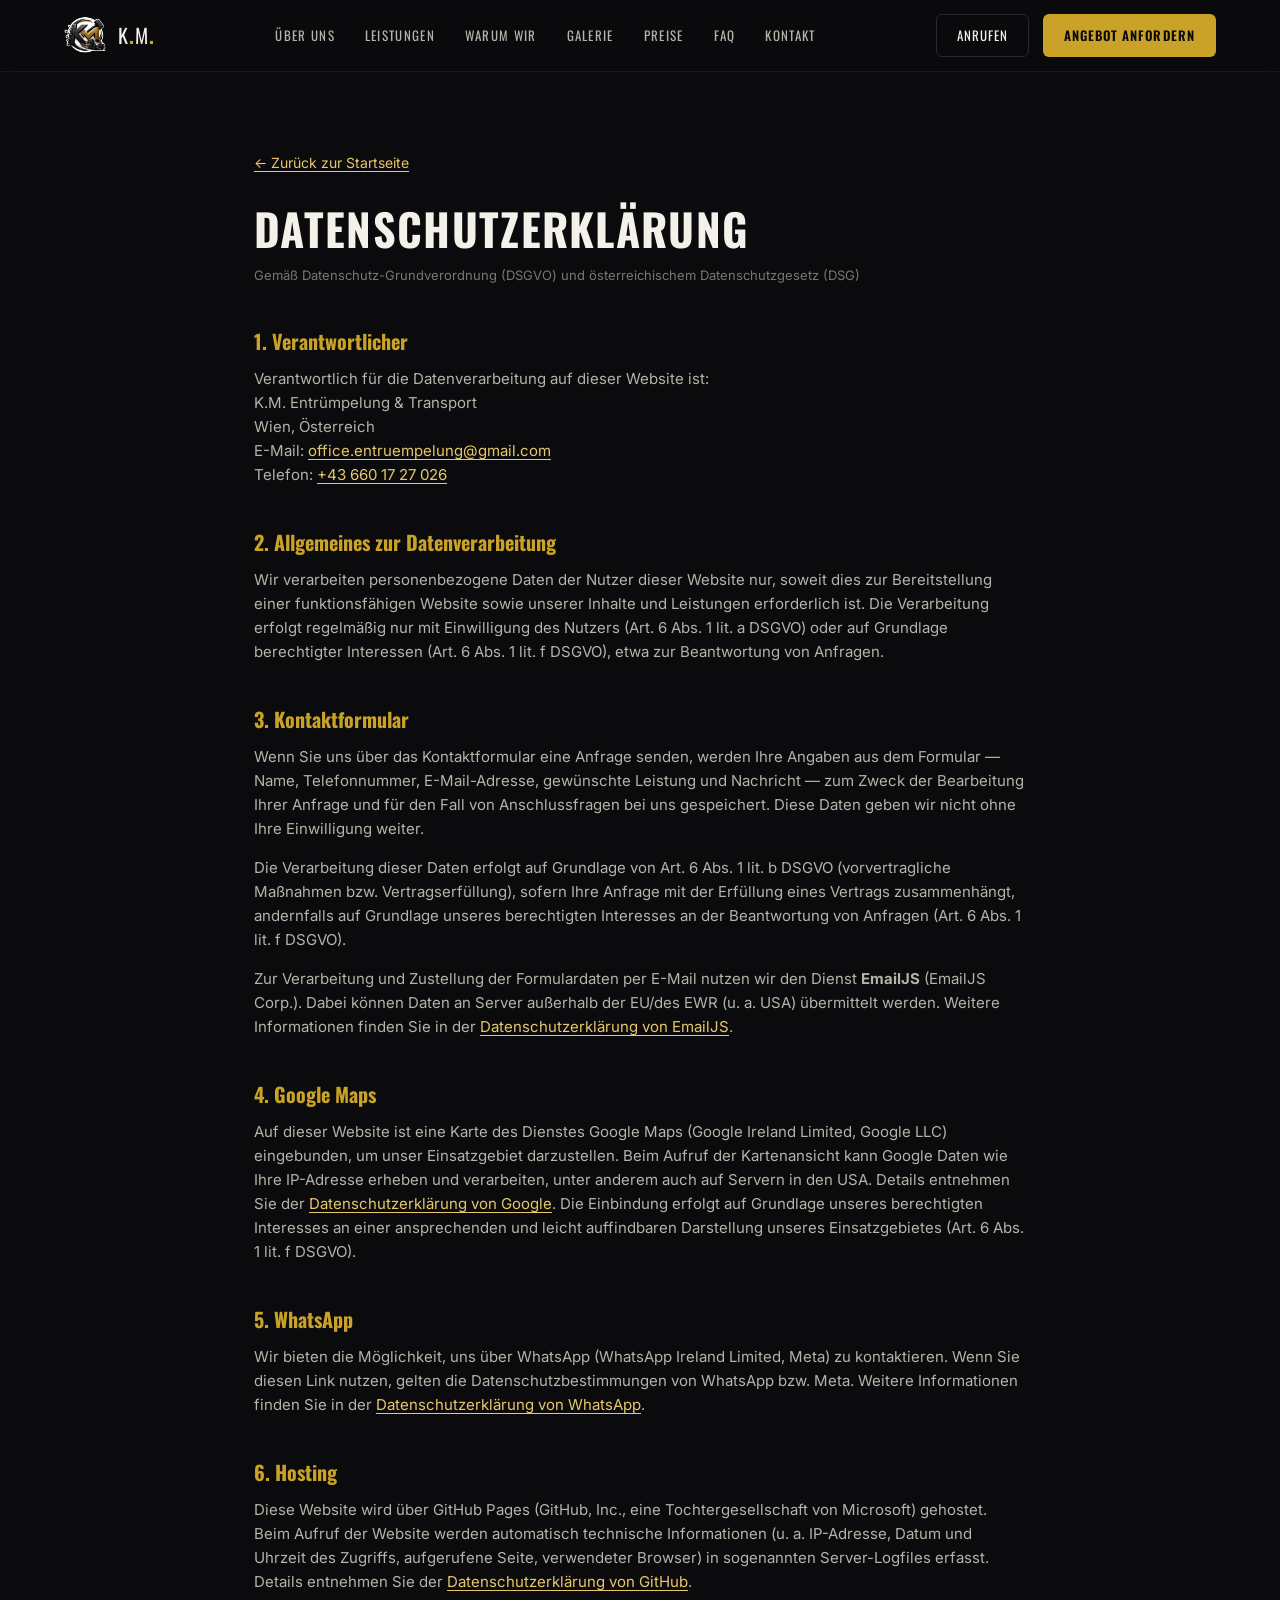
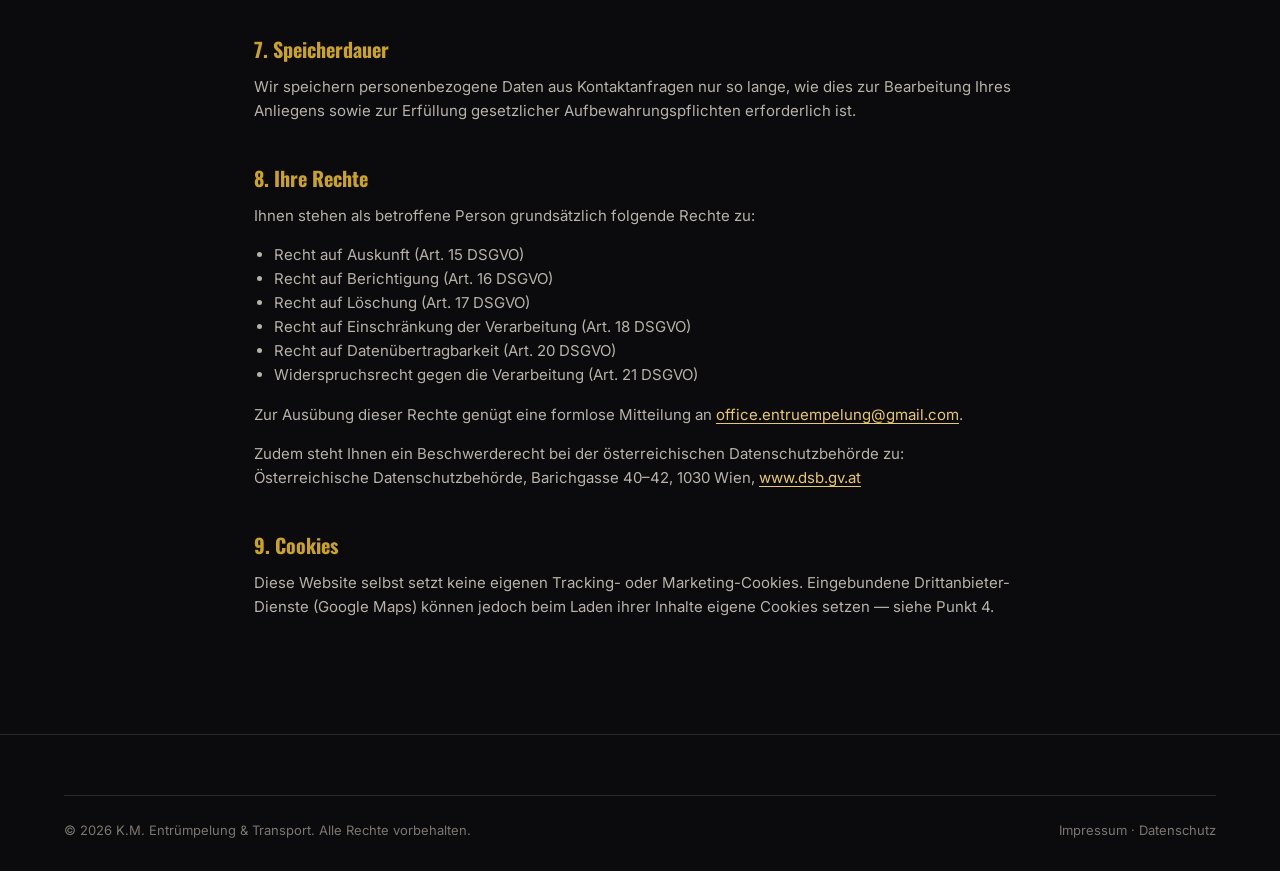
<file: datenschutz.html>
<!DOCTYPE html>
<html lang="de">
<head>
<meta charset="UTF-8">
<meta name="viewport" content="width=device-width, initial-scale=1.0">
<title>Datenschutzerklärung | K.M. Entrümpelung & Transport</title>
<meta name="robots" content="noindex, follow">
<link rel="canonical" href="https://www.kmentruempelung.com/datenschutz.html">
<link rel="icon" href="assets/Logo.png">
<link rel="stylesheet" href="css/style.css">
</head>
<body>

<header class="site-header scrolled" id="siteHeader">
  <div class="nav-wrap">
    <a href="index.html" class="brand">
      <img src="assets/Logo.png" alt="K.M. Entrümpelung & Transport Logo">
      <span class="brand-name">K<b>.</b>M<b>.</b></span>
    </a>
    <nav class="nav-links" id="navLinks">
      <a href="index.html#about">Über uns</a>
      <a href="index.html#services">Leistungen</a>
      <a href="index.html#why">Warum wir</a>
      <a href="index.html#gallery">Galerie</a>
      <a href="index.html#pricing">Preise</a>
      <a href="index.html#faq">FAQ</a>
      <a href="index.html#contact">Kontakt</a>
    </nav>
    <div class="nav-cta">
      <a href="tel:+436601727026" class="btn btn-ghost">Anrufen</a>
      <a href="index.html#contact" class="btn btn-primary">Angebot anfordern</a>
    </div>
    <button class="nav-toggle" id="navToggle" aria-label="Menü öffnen" aria-expanded="false">
      <span></span><span></span><span></span>
    </button>
  </div>
</header>

<main class="legal-page">
  <div class="container">
    <a href="index.html" class="back-link">← Zurück zur Startseite</a>
    <h1>Datenschutzerklärung</h1>
    <p class="legal-updated">Gemäß Datenschutz-Grundverordnung (DSGVO) und österreichischem Datenschutzgesetz (DSG)</p>

    <h2>1. Verantwortlicher</h2>
    <p>
      Verantwortlich für die Datenverarbeitung auf dieser Website ist:<br>
      K.M. Entrümpelung &amp; Transport<br>
      Wien, Österreich<br>
      E-Mail: <a href="mailto:office.entruempelung@gmail.com">office.entruempelung@gmail.com</a><br>
      Telefon: <a href="tel:+436601727026">+43 660 17 27 026</a>
    </p>

    <h2>2. Allgemeines zur Datenverarbeitung</h2>
    <p>Wir verarbeiten personenbezogene Daten der Nutzer dieser Website nur, soweit dies zur Bereitstellung einer funktionsfähigen Website sowie unserer Inhalte und Leistungen erforderlich ist. Die Verarbeitung erfolgt regelmäßig nur mit Einwilligung des Nutzers (Art. 6 Abs. 1 lit. a DSGVO) oder auf Grundlage berechtigter Interessen (Art. 6 Abs. 1 lit. f DSGVO), etwa zur Beantwortung von Anfragen.</p>

    <h2>3. Kontaktformular</h2>
    <p>Wenn Sie uns über das Kontaktformular eine Anfrage senden, werden Ihre Angaben aus dem Formular — Name, Telefonnummer, E-Mail-Adresse, gewünschte Leistung und Nachricht — zum Zweck der Bearbeitung Ihrer Anfrage und für den Fall von Anschlussfragen bei uns gespeichert. Diese Daten geben wir nicht ohne Ihre Einwilligung weiter.</p>
    <p>Die Verarbeitung dieser Daten erfolgt auf Grundlage von Art. 6 Abs. 1 lit. b DSGVO (vorvertragliche Maßnahmen bzw. Vertragserfüllung), sofern Ihre Anfrage mit der Erfüllung eines Vertrags zusammenhängt, andernfalls auf Grundlage unseres berechtigten Interesses an der Beantwortung von Anfragen (Art. 6 Abs. 1 lit. f DSGVO).</p>
    <p>Zur Verarbeitung und Zustellung der Formulardaten per E-Mail nutzen wir den Dienst <strong>EmailJS</strong> (EmailJS Corp.). Dabei können Daten an Server außerhalb der EU/des EWR (u. a. USA) übermittelt werden. Weitere Informationen finden Sie in der <a href="https://www.emailjs.com/legal/privacy-policy/" target="_blank" rel="noopener">Datenschutzerklärung von EmailJS</a>.</p>

    <h2>4. Google Maps</h2>
    <p>Auf dieser Website ist eine Karte des Dienstes Google Maps (Google Ireland Limited, Google LLC) eingebunden, um unser Einsatzgebiet darzustellen. Beim Aufruf der Kartenansicht kann Google Daten wie Ihre IP-Adresse erheben und verarbeiten, unter anderem auch auf Servern in den USA. Details entnehmen Sie der <a href="https://policies.google.com/privacy" target="_blank" rel="noopener">Datenschutzerklärung von Google</a>. Die Einbindung erfolgt auf Grundlage unseres berechtigten Interesses an einer ansprechenden und leicht auffindbaren Darstellung unseres Einsatzgebietes (Art. 6 Abs. 1 lit. f DSGVO).</p>

    <h2>5. WhatsApp</h2>
    <p>Wir bieten die Möglichkeit, uns über WhatsApp (WhatsApp Ireland Limited, Meta) zu kontaktieren. Wenn Sie diesen Link nutzen, gelten die Datenschutzbestimmungen von WhatsApp bzw. Meta. Weitere Informationen finden Sie in der <a href="https://www.whatsapp.com/legal/privacy-policy" target="_blank" rel="noopener">Datenschutzerklärung von WhatsApp</a>.</p>

    <h2>6. Hosting</h2>
    <p>Diese Website wird über GitHub Pages (GitHub, Inc., eine Tochtergesellschaft von Microsoft) gehostet. Beim Aufruf der Website werden automatisch technische Informationen (u. a. IP-Adresse, Datum und Uhrzeit des Zugriffs, aufgerufene Seite, verwendeter Browser) in sogenannten Server-Logfiles erfasst. Details entnehmen Sie der <a href="https://docs.github.com/en/site-policy/privacy-policies/github-general-privacy-statement" target="_blank" rel="noopener">Datenschutzerklärung von GitHub</a>.</p>

    <h2>7. Speicherdauer</h2>
    <p>Wir speichern personenbezogene Daten aus Kontaktanfragen nur so lange, wie dies zur Bearbeitung Ihres Anliegens sowie zur Erfüllung gesetzlicher Aufbewahrungspflichten erforderlich ist.</p>

    <h2>8. Ihre Rechte</h2>
    <p>Ihnen stehen als betroffene Person grundsätzlich folgende Rechte zu:</p>
    <ul>
      <li>Recht auf Auskunft (Art. 15 DSGVO)</li>
      <li>Recht auf Berichtigung (Art. 16 DSGVO)</li>
      <li>Recht auf Löschung (Art. 17 DSGVO)</li>
      <li>Recht auf Einschränkung der Verarbeitung (Art. 18 DSGVO)</li>
      <li>Recht auf Datenübertragbarkeit (Art. 20 DSGVO)</li>
      <li>Widerspruchsrecht gegen die Verarbeitung (Art. 21 DSGVO)</li>
    </ul>
    <p>Zur Ausübung dieser Rechte genügt eine formlose Mitteilung an <a href="mailto:office.entruempelung@gmail.com">office.entruempelung@gmail.com</a>.</p>
    <p>Zudem steht Ihnen ein Beschwerderecht bei der österreichischen Datenschutzbehörde zu:<br>
      Österreichische Datenschutzbehörde, Barichgasse 40–42, 1030 Wien, <a href="https://www.dsb.gv.at" target="_blank" rel="noopener">www.dsb.gv.at</a>
    </p>

    <h2>9. Cookies</h2>
    <p>Diese Website selbst setzt keine eigenen Tracking- oder Marketing-Cookies. Eingebundene Drittanbieter-Dienste (Google Maps) können jedoch beim Laden ihrer Inhalte eigene Cookies setzen — siehe Punkt 4.</p>
  </div>
</main>

<footer class="site-footer">
  <div class="container">
    <div class="footer-bottom">
      <span>© <span id="year"></span> K.M. Entrümpelung &amp; Transport. Alle Rechte vorbehalten.</span>
      <span><a href="impressum.html">Impressum</a> · <a href="datenschutz.html">Datenschutz</a></span>
    </div>
  </div>
</footer>

<script>document.getElementById('year').textContent = new Date().getFullYear();</script>
<script src="js/script.js"></script>
</body>
</html>
</file>
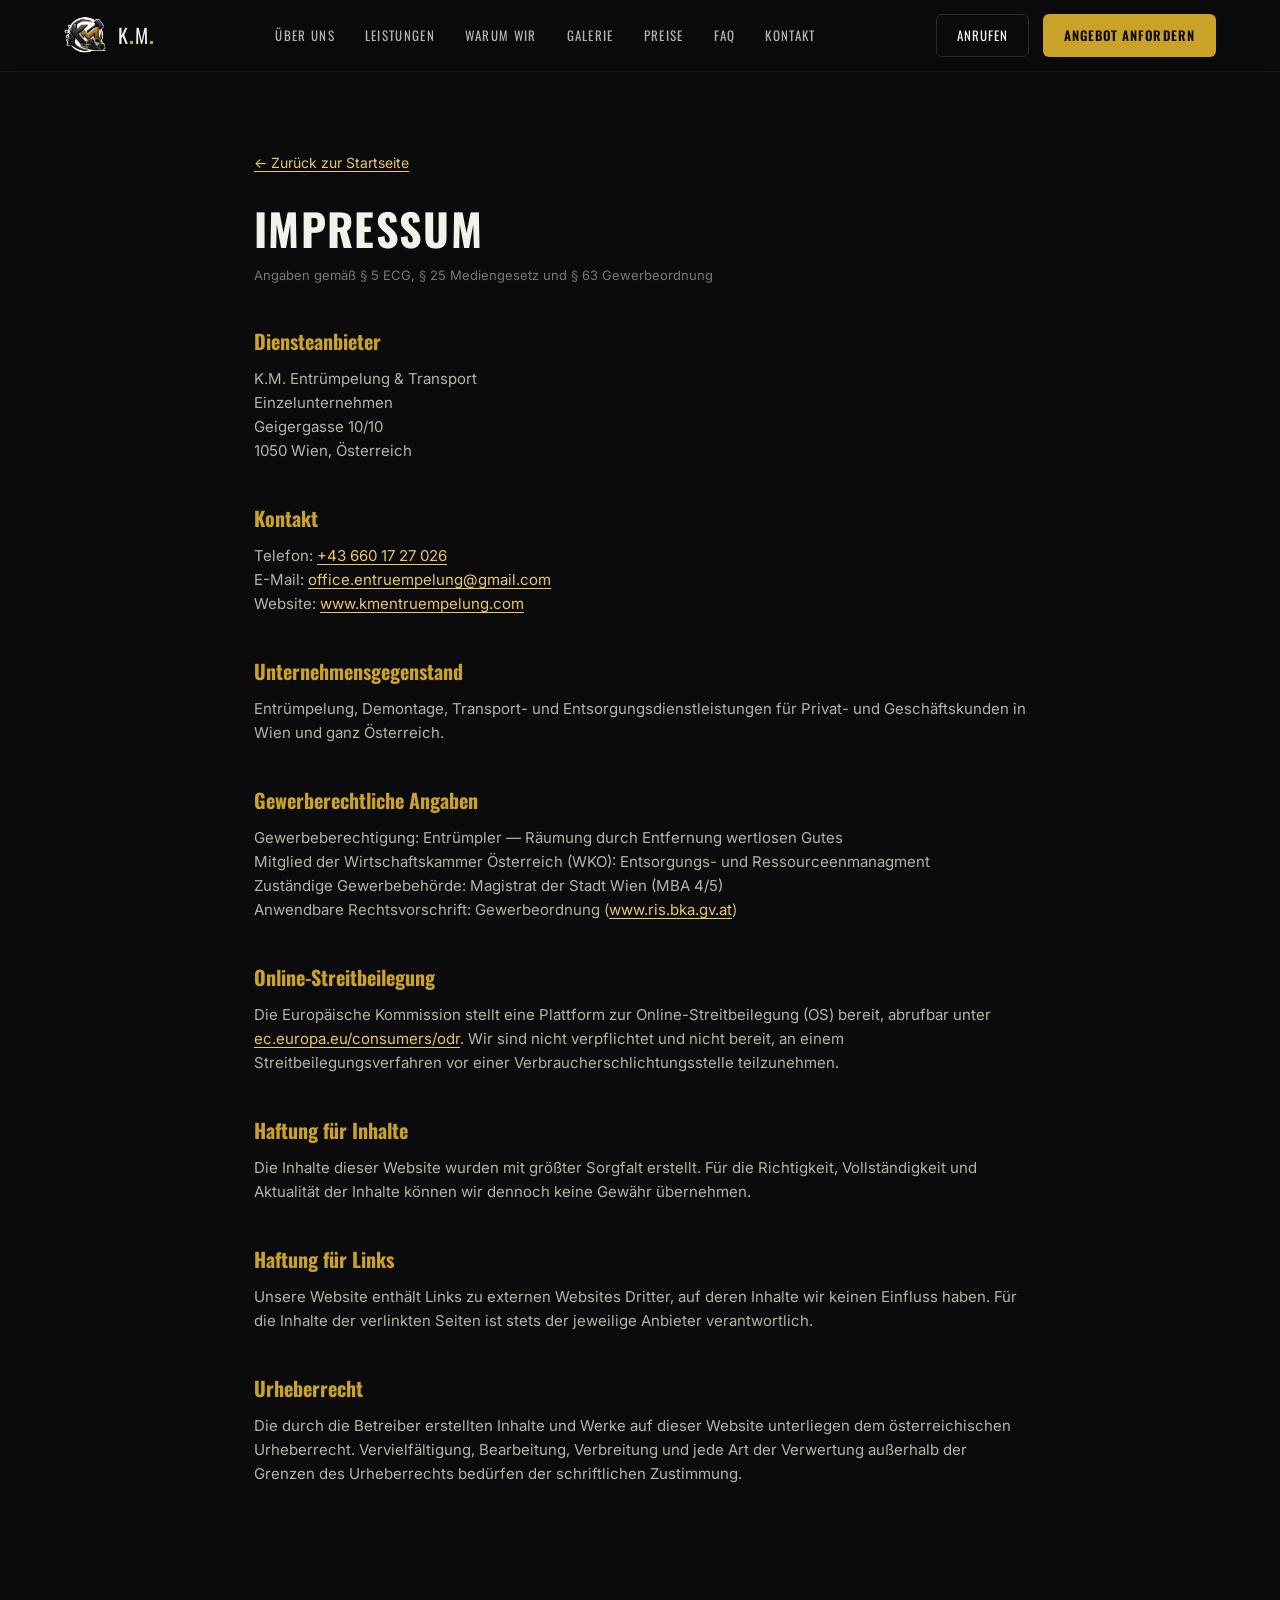
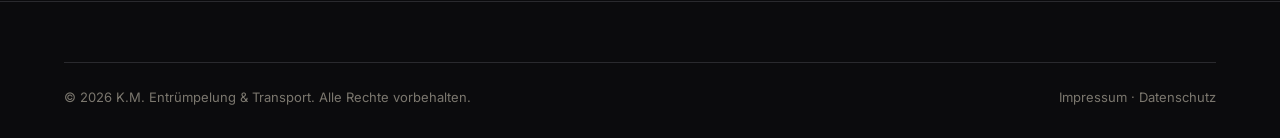
<file: impressum.html>
<!DOCTYPE html>
<html lang="de">
<head>
<meta charset="UTF-8">
<meta name="viewport" content="width=device-width, initial-scale=1.0">
<title>Impressum | K.M. Entrümpelung & Transport</title>
<meta name="robots" content="noindex, follow">
<link rel="canonical" href="https://www.kmentruempelung.com/impressum.html">
<link rel="icon" href="assets/Logo.png">
<link rel="stylesheet" href="css/style.css">
</head>
<body>

  <header class="site-header scrolled" id="siteHeader">
  <div class="nav-wrap">
    <a href="index.html" class="brand">
      <img src="assets/Logo.png" alt="K.M. Entrümpelung & Transport Logo">
      <span class="brand-name">K<b>.</b>M<b>.</b></span>
    </a>
    <nav class="nav-links" id="navLinks">
      <a href="index.html#about">Über uns</a>
      <a href="index.html#services">Leistungen</a>
      <a href="index.html#why">Warum wir</a>
      <a href="index.html#gallery">Galerie</a>
      <a href="index.html#pricing">Preise</a>
      <a href="index.html#faq">FAQ</a>
      <a href="index.html#contact">Kontakt</a>
    </nav>
    <div class="nav-cta">
      <a href="tel:+436601727026" class="btn btn-ghost">Anrufen</a>
      <a href="index.html#contact" class="btn btn-primary">Angebot anfordern</a>
    </div>
    <button class="nav-toggle" id="navToggle" aria-label="Menü öffnen" aria-expanded="false">
      <span></span><span></span><span></span>
    </button>
  </div>
</header>

<main class="legal-page">
  <div class="container">
    <a href="index.html" class="back-link">← Zurück zur Startseite</a>
    <h1>Impressum</h1>
    <p class="legal-updated">Angaben gemäß § 5 ECG, § 25 Mediengesetz und § 63 Gewerbeordnung</p>

    <h2>Diensteanbieter</h2>
    <p>
      K.M. Entrümpelung &amp; Transport<br>
      Einzelunternehmen<br>
      Geigergasse 10/10<br>
      1050 Wien, Österreich
    </p>

    <h2>Kontakt</h2>
    <p>
      Telefon: <a href="tel:+436601727026">+43 660 17 27 026</a><br>
      E-Mail: <a href="mailto:office.entruempelung@gmail.com">office.entruempelung@gmail.com</a><br>
      Website: <a href="https://www.kmentruempelung.com">www.kmentruempelung.com</a>
    </p>

    <h2>Unternehmensgegenstand</h2>
    <p>Entrümpelung, Demontage, Transport- und Entsorgungsdienstleistungen für Privat- und Geschäftskunden in Wien und ganz Österreich.</p>

    <h2>Gewerberechtliche Angaben</h2>
    <p>
      Gewerbeberechtigung: Entrümpler — Räumung durch Entfernung wertlosen Gutes<br>
      Mitglied der Wirtschaftskammer Österreich (WKO): Entsorgungs- und Ressourceenmanagment<br>
      Zuständige Gewerbebehörde: Magistrat der Stadt Wien (MBA 4/5)<br>
      Anwendbare Rechtsvorschrift: Gewerbeordnung (<a href="https://www.ris.bka.gv.at" target="_blank" rel="noopener">www.ris.bka.gv.at</a>)
    </p>
    <!--
    <h2>Firmenbuch- / UID-Nummer</h2>
    <p>
      Firmenbuchnummer: [falls vorhanden — bitte ergänzen]<br>
      UID-Nummer: [falls vorhanden — bitte ergänzen]
    </p>
    -->  
    <h2>Online-Streitbeilegung</h2>
    <p>Die Europäische Kommission stellt eine Plattform zur Online-Streitbeilegung (OS) bereit, abrufbar unter <a href="https://ec.europa.eu/consumers/odr" target="_blank" rel="noopener">ec.europa.eu/consumers/odr</a>. Wir sind nicht verpflichtet und nicht bereit, an einem Streitbeilegungsverfahren vor einer Verbraucherschlichtungsstelle teilzunehmen.</p>

    <h2>Haftung für Inhalte</h2>
    <p>Die Inhalte dieser Website wurden mit größter Sorgfalt erstellt. Für die Richtigkeit, Vollständigkeit und Aktualität der Inhalte können wir dennoch keine Gewähr übernehmen.</p>

    <h2>Haftung für Links</h2>
    <p>Unsere Website enthält Links zu externen Websites Dritter, auf deren Inhalte wir keinen Einfluss haben. Für die Inhalte der verlinkten Seiten ist stets der jeweilige Anbieter verantwortlich.</p>

    <h2>Urheberrecht</h2>
    <p>Die durch die Betreiber erstellten Inhalte und Werke auf dieser Website unterliegen dem österreichischen Urheberrecht. Vervielfältigung, Bearbeitung, Verbreitung und jede Art der Verwertung außerhalb der Grenzen des Urheberrechts bedürfen der schriftlichen Zustimmung.</p>
  </div>
</main>

<footer class="site-footer">
  <div class="container">
    <div class="footer-bottom">
      <span>© <span id="year"></span> K.M. Entrümpelung &amp; Transport. Alle Rechte vorbehalten.</span>
      <span><a href="impressum.html">Impressum</a> · <a href="datenschutz.html">Datenschutz</a></span>
    </div>
  </div>
</footer>

<script>document.getElementById('year').textContent = new Date().getFullYear();</script>
<script src="js/script.js"></script>
</body>
</html>
</file>
<file: css/style.css>
/*Stylesheet*/

@import url('https://fonts.googleapis.com/css2?family=Oswald:wght@400;500;600;700&family=Inter:wght@400;500;600;700&family=JetBrains+Mono:wght@500;700&display=swap');

:root{
  /* colors */
  --c-black:      #0B0B0D;
  --c-panel:      #17171A;
  --c-panel-2:    #1E1E22;
  --c-border:     #2A2A2E;
  --c-gold:       #C9A227;
  --c-gold-light: #E8C868;
  --c-bronze:     #8A6A2C;
  --c-text:       #F3F1EA;
  --c-text-dim:   #B7B3A8;
  --c-text-mute:  #7B776E;

  /* type */
  --f-display: 'Oswald', sans-serif;
  --f-body: 'Inter', sans-serif;
  --f-mono: 'JetBrains Mono', monospace;

  /* layout */
  --max-w: 1200px;
  --radius: 6px;
  --shadow-soft: 0 10px 30px rgba(0,0,0,.45);
  --transition: .25s cubic-bezier(.4,0,.2,1);
}

*, *::before, *::after{ box-sizing: border-box; }
html{ scroll-behavior: smooth; }
body{
  margin:0;
  background: var(--c-black);
  color: var(--c-text);
  font-family: var(--f-body);
  line-height: 1.6;
  -webkit-font-smoothing: antialiased;
}
img{ max-width:100%; display:block; }
a{ color: inherit; text-decoration: none; }
ul{ list-style:none; margin:0; padding:0; }
h1,h2,h3,h4{
  font-family: var(--f-display);
  text-transform: uppercase;
  letter-spacing: .03em;
  margin: 0 0 .5em;
  line-height: 1.15;
  color: var(--c-text);
}
p{ margin: 0 0 1em; color: var(--c-text-dim); }
.container{ max-width: var(--max-w); margin: 0 auto; padding: 0 24px; }
section{ padding: 96px 0; position: relative; }
:focus-visible{ outline: 2px solid var(--c-gold-light); outline-offset: 3px; }

@media (prefers-reduced-motion: reduce){
  *{ animation-duration: .001ms !important; animation-iteration-count: 1 !important; transition-duration: .001ms !important; scroll-behavior: auto !important; }
}

/* eyebrow / divider (signature fractured-line motif) */
.eyebrow{
  display:inline-flex; align-items:center; gap:12px;
  font-family: var(--f-display);
  font-size: 13px; letter-spacing: .25em;
  color: var(--c-gold); text-transform: uppercase;
  margin-bottom: 14px;
}
.eyebrow::before{
  content:''; width: 28px; height: 2px;
  background: linear-gradient(90deg, transparent, var(--c-gold));
}
.crack-divider{
  width: 100%; height: 14px; margin: 0 auto; max-width: var(--max-w);
  background-repeat: no-repeat; background-position: center;
  background-image: url("data:image/svg+xml,%3Csvg xmlns='http://www.w3.org/2000/svg' viewBox='0 0 1200 14'%3E%3Cpath d='M0 7 L300 7 L320 2 L340 11 L360 5 L900 5 L920 9 L940 3 L1200 7' stroke='%23C9A227' stroke-width='1.5' fill='none' opacity='0.6'/%3E%3C/svg%3E");
  opacity:.7;
}

/* buttons */
.btn{
  display:inline-flex; align-items:center; justify-content:center; gap:10px;
  font-family: var(--f-display);
  text-transform: uppercase; letter-spacing: .08em; font-size: 14px;
  padding: 15px 30px; border-radius: var(--radius);
  border: 1px solid transparent; cursor:pointer;
  transition: transform var(--transition), background var(--transition), color var(--transition), box-shadow var(--transition), border-color var(--transition);
  will-change: transform;
}
.btn:hover{ transform: translateY(-2px) scale(1.04); }
.btn:active{ transform: translateY(0) scale(.98); }

.btn-primary{ background: var(--c-gold); color: var(--c-black); font-weight:600; }
.btn-primary:hover{ background: var(--c-gold-light); box-shadow: 0 8px 24px rgba(201,162,39,.35); }

.btn-ghost{ background: transparent; color: var(--c-text); border-color: var(--c-border); }
.btn-ghost:hover{ border-color: var(--c-gold); color: var(--c-gold-light); background: rgba(201,162,39,.06); }

.btn-whatsapp{ background:#1E1E22; color:#25D366; border-color:#25D366; }
.btn-whatsapp:hover{ background:#25D366; color:#0B0B0D; box-shadow:0 8px 24px rgba(37,211,102,.35); }

/* header / nav */
.site-header{
  position: fixed; top:0; left:0; right:0; z-index: 1000;
  background: rgba(11,11,13,.7);
  backdrop-filter: blur(10px);
  border-bottom: 1px solid rgba(255,255,255,.06);
  transition: background var(--transition), border-color var(--transition);
}
.site-header.scrolled{ background: rgba(11,11,13,.92); border-color: var(--c-border); }
.nav-wrap{
  display:flex; align-items:center; justify-content:space-between;
  padding: 14px 24px; max-width: var(--max-w); margin:0 auto;
}
.brand{ display:flex; align-items:center; gap:12px; font-family: var(--f-display); font-size: 20px; letter-spacing:.05em; }
.brand img{ height: 42px; width:auto; border-radius:4px; }
.brand-name b{ color: var(--c-gold); }

.nav-links{ display:flex; gap: 30px; }
.nav-links a{
  font-family: var(--f-display); font-size: 13px; letter-spacing:.1em; text-transform: uppercase;
  color: var(--c-text-dim); position:relative; padding: 6px 0;
  transition: color var(--transition);
}
.nav-links a::after{
  content:''; position:absolute; left:0; bottom:0; width:0; height:2px; background: var(--c-gold);
  transition: width var(--transition);
}
.nav-links a:hover{ color: var(--c-text); }
.nav-links a:hover::after{ width:100%; }

.nav-cta{ display:flex; align-items:center; gap:14px; }
.nav-cta .btn{ padding: 10px 20px; font-size:13px; }

.nav-toggle{
  display:none; flex-direction:column; gap:5px; background:none; border:none; cursor:pointer; padding:8px;
}
.nav-toggle span{ width:26px; height:2px; background: var(--c-text); transition: var(--transition); }

/* Switch to the mobile menu well before the desktop nav runs out of
   room, so links/buttons never compress or wrap mid-transition. */
@media (max-width: 1050px){
  .nav-links, .nav-cta .btn-ghost{ display:none; }
  .nav-toggle{ display:flex; }
}
.nav-links.mobile-open{
  display:flex; position:absolute; top:100%; left:0; right:0; background: var(--c-black);
  flex-direction:column; padding: 20px 24px; border-top:1px solid var(--c-border); gap: 18px;
}

/* hero */
.hero{
  min-height: 100vh; display:flex; align-items:center; position:relative; overflow:hidden;
  padding-top: 120px;
  background:
    radial-gradient(ellipse at 20% 20%, rgba(201,162,39,.10), transparent 55%),
    radial-gradient(ellipse at 85% 75%, rgba(201,162,39,.06), transparent 50%),
    var(--c-black);
}
.hero::before{
  /* subtle fractured-stone texture */
  content:''; position:absolute; inset:0; opacity:.35; pointer-events:none;
  background-image:
    repeating-linear-gradient(115deg, rgba(255,255,255,.015) 0 2px, transparent 2px 60px),
    repeating-linear-gradient(25deg, rgba(255,255,255,.012) 0 1px, transparent 1px 90px);
}
.hero-grid{
  display:grid; grid-template-columns: 1.1fr .9fr; gap: 60px; align-items:center;
  max-width: var(--max-w); margin:0 auto; padding: 40px 24px 80px; position:relative; z-index:2;
}
.hero h1{ font-size: clamp(38px, 5.2vw, 68px); margin-bottom: .3em; }
.hero h1 .accent{ color: var(--c-gold); }
.hero p.lead{ font-size: 18px; color: var(--c-text-dim); max-width: 520px; }
.hero-actions{ display:flex; flex-wrap:wrap; gap: 16px; margin-top: 32px; }
.hero-badges{ display:flex; gap: 26px; margin-top: 46px; flex-wrap:wrap; }
.hero-badge{ display:flex; flex-direction:column; }
.hero-badge b{ font-family: var(--f-display); font-size: 26px; color: var(--c-gold); }
.hero-badge span{ font-size: 12px; letter-spacing:.08em; text-transform:uppercase; color: var(--c-text-mute); }

.hero-visual{
  position:relative; border-radius: 10px; overflow:hidden;
  border: 1px solid var(--c-border); box-shadow: var(--shadow-soft);
  aspect-ratio: 4/5;
}
.hero-visual img{ width:100%; height:100%; object-fit: cover; }
.hero-visual::after{
  content:''; position:absolute; inset:0;
  background: linear-gradient(180deg, transparent 40%, rgba(11,11,13,.85) 100%);
}

.scroll-cue{
  position:absolute; bottom: 28px; left:50%; transform: translateX(-50%);
  display:flex; flex-direction:column; align-items:center; gap:8px;
  font-size: 11px; letter-spacing:.2em; text-transform:uppercase; color: var(--c-text-mute);
  animation: bob 2.2s ease-in-out infinite;
}
.scroll-cue .line{ width:1px; height: 34px; background: linear-gradient(var(--c-gold), transparent); }
@keyframes bob{ 0%,100%{ transform: translateX(-50%) translateY(0);} 50%{ transform: translateX(-50%) translateY(8px);} }

/* section heads */
.section-head{ max-width: 640px; margin-bottom: 56px; }
.section-head.center{ margin-left:auto; margin-right:auto; text-align:center; }
.section-head h2{ font-size: clamp(28px, 3.4vw, 42px); }

/* about */
.about{ background: var(--c-panel); border-top:1px solid var(--c-border); border-bottom:1px solid var(--c-border); }
.about-grid{ display:grid; grid-template-columns: 1fr 1fr; gap: 70px; align-items:start; }
.about-list{ display:grid; grid-template-columns: 1fr 1fr; gap: 20px 30px; margin-top: 30px; }
.about-list li{ display:flex; gap: 12px; font-size: 15px; color: var(--c-text); align-items:flex-start; }
.about-list li .ico{ color: var(--c-gold); flex-shrink:0; margin-top:2px; }
.about-stats{ display:flex; flex-direction:column; gap: 24px; }
.stat-card{
  background: var(--c-panel-2); border:1px solid var(--c-border); border-radius: var(--radius);
  padding: 24px 26px; transition: border-color var(--transition), transform var(--transition);
}
.stat-card:hover{ border-color: var(--c-gold); transform: translateY(-3px); }
.stat-card b{ font-family: var(--f-display); font-size: 34px; color: var(--c-gold); display:block; }
.stat-card span{ font-size: 13px; color: var(--c-text-mute); text-transform:uppercase; letter-spacing:.06em; }

/* services */
.services-grid{ display:grid; grid-template-columns: repeat(auto-fit, minmax(270px, 1fr)); gap: 24px; align-items: stretch; }
.service-card{
  display:flex; flex-direction:column; min-width:0;
  background: var(--c-panel); border:1px solid var(--c-border); border-radius: var(--radius);
  padding: 30px 28px; transition: transform var(--transition), border-color var(--transition), background var(--transition);
  position: relative; overflow:hidden; word-wrap:break-word; overflow-wrap:break-word;
}
.service-card::before{
  content:''; position:absolute; top:0; left:0; right:0; height:3px;
  background: linear-gradient(90deg, var(--c-gold), transparent);
  transform: scaleX(0); transform-origin:left; transition: transform var(--transition);
}
.service-card:hover{ transform: translateY(-6px); border-color: var(--c-gold); background: var(--c-panel-2); }
.service-card:hover::before{ transform: scaleX(1); }
.service-card .ico-wrap{
  width: 52px; height:52px; border-radius:8px; background: rgba(201,162,39,.1);
  display:flex; align-items:center; justify-content:center; color: var(--c-gold); margin-bottom: 18px; flex-shrink:0;
}
.service-card h3{ font-size: 19px; margin-bottom: 10px; }
.service-card ul{ margin-top: 12px; }
.service-card ul li{ font-size: 14px; color: var(--c-text-dim); padding: 5px 0; position:relative; padding-left: 16px; }
.service-card ul li::before{ content:'—'; position:absolute; left:0; color: var(--c-gold); }

/* why choose us */
.why{ background: var(--c-panel); border-top:1px solid var(--c-border); border-bottom:1px solid var(--c-border); }
.why-grid{ display:grid; grid-template-columns: repeat(auto-fit, minmax(240px,1fr)); gap: 26px; }
.why-card{ text-align:center; padding: 20px; }
.why-card .num{
  width: 60px; height:60px; margin: 0 auto 18px; border-radius:50%;
  border:1px solid var(--c-gold); color: var(--c-gold);
  display:flex; align-items:center; justify-content:center; font-family: var(--f-display); font-size:22px;
  transition: background var(--transition), color var(--transition);
}
.why-card:hover .num{ background: var(--c-gold); color: var(--c-black); }
.why-card h3{ font-size: 17px; }
.why-card p{ font-size: 14px; }

/* gallery (before/after slider) */
.gallery-grid{ display:grid; grid-template-columns: repeat(auto-fit, minmax(320px, 1fr)); gap: 34px; }
.ba-slider{
  position: relative; aspect-ratio: 4/3; border-radius: var(--radius); overflow:hidden;
  border:1px solid var(--c-border); box-shadow: var(--shadow-soft); cursor: ew-resize;
  user-select:none; -webkit-user-select:none;
}
.ba-slider .ba-img{ position:absolute; inset:0; width:100%; height:100%; object-fit:cover; }
.ba-slider .ba-after{ position:absolute; inset:0; overflow:hidden; }
.ba-slider .ba-after img{ width:100%; height:100%; object-fit:cover; }
.ba-label{
  position:absolute; top: 14px; z-index:3; font-family: var(--f-display);
  font-size:12px; letter-spacing:.1em; text-transform:uppercase;
  background: rgba(11,11,13,.7); padding: 6px 12px; border-radius:4px; border:1px solid var(--c-border);
}
.ba-label.before{ left:14px; }
.ba-label.after{ right:14px; color: var(--c-gold); }
.ba-handle{
  position:absolute; top:0; bottom:0; width:0; z-index:4;
  border-right: 2px solid var(--c-gold);
}
.ba-handle .grip{
  position:absolute; top:50%; left:100%; transform: translate(-50%, -50%);
  width: 44px; height:44px; border-radius:50%; background: var(--c-gold);
  display:flex; align-items:center; justify-content:center; box-shadow: 0 4px 14px rgba(0,0,0,.5);
}
.ba-caption{ margin-top: 14px; display:flex; justify-content:space-between; align-items:baseline; }
.ba-caption h4{ font-size:16px; margin:0; }
.ba-caption span{ font-size:12px; color: var(--c-text-mute); }

/* pricing */
.pricing-table{
  width:100%; border-collapse: collapse; background: var(--c-panel);
  border:1px solid var(--c-border); border-radius: var(--radius); overflow:hidden;
}
.pricing-table th{
  text-align:left; font-family: var(--f-display); text-transform:uppercase; letter-spacing:.06em;
  font-size: 13px; color: var(--c-gold); padding: 18px 24px; border-bottom: 1px solid var(--c-border);
  background: var(--c-panel-2);
}
.pricing-table td{ padding: 18px 24px; border-bottom: 1px solid var(--c-border); font-size: 15px; }
.pricing-table tr:last-child td{ border-bottom:none; }
.pricing-table tr{ transition: background var(--transition); }
.pricing-table tbody tr:hover{ background: rgba(201,162,39,.05); }
.price-val{ font-family: var(--f-mono); font-weight:700; color: var(--c-gold-light); white-space:nowrap; }
.pricing-note{
  margin-top: 26px; padding: 20px 24px; border-left: 3px solid var(--c-gold);
  background: var(--c-panel); border-radius: 0 var(--radius) var(--radius) 0; font-size: 14px; color: var(--c-text-dim);
}

/* FAQ */
.faq-list{ max-width: 800px; margin: 0 auto; }
.faq-item{ border-bottom: 1px solid var(--c-border); }
.faq-q{
  width:100%; text-align:left; background:none; border:none; cursor:pointer;
  display:flex; justify-content:space-between; align-items:center;
  padding: 22px 4px; font-family: var(--f-display); font-size: 16px; color: var(--c-text);
  letter-spacing: .02em;
}
.faq-q .plus{ color: var(--c-gold); font-size: 22px; transition: transform var(--transition); flex-shrink:0; margin-left: 20px; }
.faq-item.open .faq-q .plus{ transform: rotate(45deg); }
.faq-a{ max-height:0; overflow:hidden; transition: max-height var(--transition), padding var(--transition); font-size:14.5px; }
.faq-item.open .faq-a{ max-height: 300px; padding-bottom: 22px; }

/* contact */
.contact{ background: var(--c-panel); border-top:1px solid var(--c-border); }
.contact-grid{ display:grid; grid-template-columns: 1fr 1fr; gap: 60px; }
.quick-contact{ display:flex; flex-direction:column; gap: 14px; margin-bottom: 34px; }
.quick-item{
  display:flex; align-items:center; gap:14px; padding: 14px 18px;
  background: var(--c-panel-2); border:1px solid var(--c-border); border-radius: var(--radius);
  transition: transform var(--transition), border-color var(--transition);
}
.quick-item:hover{ transform: translateX(4px); border-color: var(--c-gold); }
.quick-item .ico{ color: var(--c-gold); flex-shrink:0; }
.quick-item b{ display:block; font-size: 15px; }
.quick-item span{ font-size: 12.5px; color: var(--c-text-mute); }

.map-embed{ border-radius: var(--radius); overflow:hidden; border:1px solid var(--c-border); margin-top: 24px; }
.map-embed iframe{ width:100%; height: 260px; border:0; filter: grayscale(.4) invert(.92) contrast(.9); }

.form-group{ margin-bottom: 20px; }
.form-group label{ display:block; font-size: 13px; text-transform:uppercase; letter-spacing:.06em; color: var(--c-text-mute); margin-bottom:8px; }
.form-row{ display:grid; grid-template-columns:1fr 1fr; gap: 20px; }
.form-group input, .form-group select, .form-group textarea{
  width:100%; background: var(--c-panel-2); border:1px solid var(--c-border); border-radius: var(--radius);
  color: var(--c-text); padding: 13px 16px; font-family: var(--f-body); font-size: 14.5px;
  transition: border-color var(--transition), box-shadow var(--transition);
}
.form-group textarea{ min-height: 120px; resize: vertical; }
.form-group input:focus, .form-group select:focus, .form-group textarea:focus{
  border-color: var(--c-gold); box-shadow: 0 0 0 3px rgba(201,162,39,.15); outline:none;
}
.form-status{ font-size: 14px; margin-top: 14px; min-height: 20px; }
.form-status.success{ color: #6FCF97; }
.form-status.error{ color: #EB5757; }

.checkbox-label{
  display:flex; align-items:flex-start; gap: 12px; cursor:pointer; font-size: 13.5px; color: var(--c-text-dim);
}
.checkbox-label input[type="checkbox"]{
  width: 18px; height: 18px; flex-shrink:0; margin-top: 2px; accent-color: var(--c-gold); cursor:pointer;
}
.checkbox-label a{ color: var(--c-gold-light); text-decoration: underline; text-underline-offset: 2px; }
.checkbox-label a:hover{ color: var(--c-gold); }

/* footer */
.site-footer{ background: var(--c-black); border-top: 1px solid var(--c-border); padding: 60px 0 30px; }
.footer-grid{ display:grid; grid-template-columns: 1.3fr 1fr 1fr 1fr; gap: 40px; margin-bottom: 40px; }
.footer-brand img{ height: 46px; margin-bottom: 16px; border-radius:4px; }
.footer-brand p{ max-width: 320px; font-size: 14px; }
.footer-col h4{ font-size: 14px; color: var(--c-gold); margin-bottom: 18px; letter-spacing:.08em; }
.footer-col ul li{ margin-bottom: 10px; }
.footer-col ul li a{ font-size: 14px; color: var(--c-text-dim); transition: color var(--transition), padding-left var(--transition); }
.footer-col ul li a:hover{ color: var(--c-gold-light); padding-left: 4px; }
.social-row{ display:flex; gap: 12px; margin-top: 8px; }
.social-icon{
  width: 42px; height:42px; border-radius:50%; border:1px solid var(--c-border);
  display:flex; align-items:center; justify-content:center; color: var(--c-text-dim);
  transition: all var(--transition);
}
.social-icon:hover{
  border-color: var(--c-gold); color: var(--c-black); background: var(--c-gold);
  transform: translateY(-4px) scale(1.08); box-shadow: 0 6px 18px rgba(201,162,39,.4);
}
.footer-bottom{
  border-top: 1px solid var(--c-border); padding-top: 24px;
  display:flex; justify-content:space-between; flex-wrap:wrap; gap:10px;
  font-size: 13px; color: var(--c-text-mute);
}

/* legal pages (Impressum / Datenschutz) */
.legal-page{ padding-top: 150px; padding-bottom: 100px; min-height: 60vh; }
.legal-page .container{ max-width: 820px; }
.legal-page h1{ font-size: clamp(30px, 4vw, 44px); margin-bottom: 10px; }
.legal-page .legal-updated{ color: var(--c-text-mute); font-size: 13px; margin-bottom: 40px; }
.legal-page h2{ font-size: 20px; margin-top: 44px; margin-bottom: 14px; color: var(--c-gold); text-transform: none; letter-spacing: 0; }
.legal-page p, .legal-page li{ color: var(--c-text-dim); font-size: 15px; }
.legal-page ul{ margin: 0 0 1em; padding-left: 20px; list-style: disc; }
.legal-page a{ color: var(--c-gold-light); text-decoration: underline; text-underline-offset: 3px; }
.legal-page a:hover{ color: var(--c-gold); }
.legal-note{
  margin-top: 40px; padding: 18px 22px; border-left: 3px solid var(--c-gold);
  background: var(--c-panel); border-radius: 0 var(--radius) var(--radius) 0; font-size: 13.5px; color: var(--c-text-mute);
}
.back-link{ display:inline-flex; align-items:center; gap:8px; margin-bottom: 30px; font-size: 14px; color: var(--c-text-dim); }
.back-link:hover{ color: var(--c-gold-light); }

/* back to top */
.back-to-top{
  position:fixed; bottom: 28px; right: 28px; z-index: 900;
  width: 48px; height:48px; border-radius:50%; background: var(--c-gold); color: var(--c-black);
  display:flex; align-items:center; justify-content:center; border:none; cursor:pointer;
  opacity:0; pointer-events:none; transform: translateY(10px);
  transition: all var(--transition); box-shadow: var(--shadow-soft);
}
.back-to-top.visible{ opacity:1; pointer-events:auto; transform: translateY(0); }
.back-to-top:hover{ background: var(--c-gold-light); transform: translateY(-4px) scale(1.08); }

/* reveal on scroll */
.reveal{ opacity:0; transform: translateY(24px); transition: opacity .7s ease, transform .7s ease; }
.reveal.in{ opacity:1; transform:none; }

/* responsive */
@media (max-width: 980px){
  .hero-grid{ grid-template-columns: 1fr; }
  .hero-visual{ order:-1; max-width: 420px; margin:0 auto; }
  .about-grid, .contact-grid{ grid-template-columns: 1fr; gap: 40px; }
  .footer-grid{ grid-template-columns: 1fr 1fr; }
}
@media (max-width: 760px){
  section{ padding: 64px 0; }
  .about-list{ grid-template-columns: 1fr; }
  .form-row{ grid-template-columns: 1fr; }
  .footer-grid{ grid-template-columns: 1fr; gap: 30px; }
  .footer-bottom{ flex-direction:column; text-align:center; }
  .pricing-table{ display:block; overflow-x:auto; }
}
</file>
